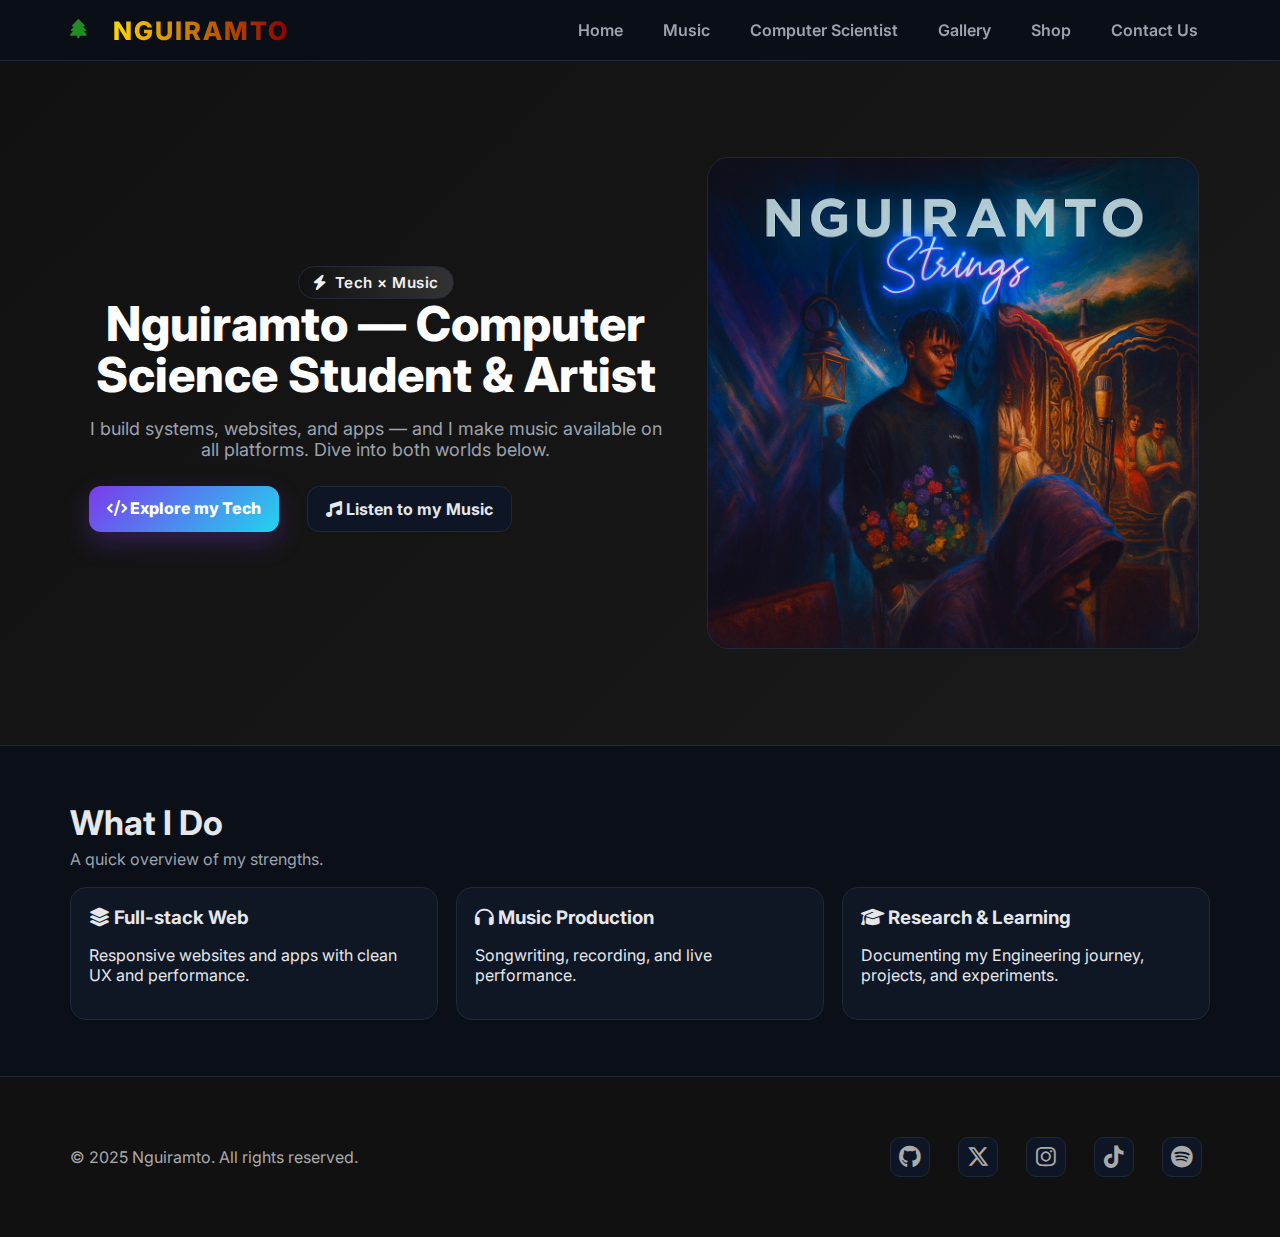
<file: index.html>
<!DOCTYPE html>

<html lang="en">
<head>
    <meta charset="UTF-8">
    <meta name="viewport" content="width=device-width, initial-scale=1.0">
    <meta name="description" content="Nguiramto: Computer Science & Music
Artist Portfolio">
    <meta name="keywords" content="Nguiramto, Portfolio, Computer Science,
Music, Developer">
    <meta name="robots" content="index, follow">
    <meta name="google-site-verification" content="u033XzlRbK-EFro1mrAeOo8eAZymLhHUZx3IQVbx5hk" />
<title>Nguiramto | Computer Science &amp; Music Portfolio</title>
<link href="media/Art%20work.png" rel="icon" type="image/png"/>
<!-- Fonts & Icons -->
<link href="https://fonts.googleapis.com" rel="preconnect"/>
<link crossorigin="" href="https://fonts.gstatic.com" rel="preconnect"/>
<link href="https://fonts.googleapis.com/css2?family=Inter:wght@300;400;600;800&amp;family=Pacifico&amp;display=swap" rel="stylesheet"/>
<link href="https://cdnjs.cloudflare.com/ajax/libs/font-awesome/6.5.0/css/all.min.css" rel="stylesheet"/>
<!-- Styles -->
<link href="assets/css/style.css" rel="stylesheet">
<!-- SEO -->
<meta content="Nguiramto — Portfolio of a Computer Science student and music artist. Explore my tech projects and stream my songs on all platforms." name="description"/>
<link><meta content="Nguiramto | Computer Science &amp; Music Portfolio" property="og:title"/><meta content="Nguiramto — Portfolio of a Computer Science student and music artist. Explore my tech projects and stream my songs on all platforms." property="og:description"/><meta content="/Nguiramto/media/Nguiramto.png" property="og:image"/><meta content="summary_large_image" name="twitter:card"/>

    <head>
        <meta charset="UTF-8">
        <meta name="viewport" content="width=device-width, initial-scale=1.0">
        <meta name="description" content="Nguiramto: Computer Science & Music Artist Portfolio">
        <meta name="keywords" content="Nguiramto, Portfolio, Computer Science, Music, Developer">
        <meta name="robots" content="index, follow">
        <meta name="google-site-verification" content="u033XzlRbK-EFro1mrAeOo8eAZymLhHUZx3IQVbx5hk" />
        <title>Nguiramto | Computer Science &amp; Music Portfolio</title>
        <link href="media/Art%20work.png" rel="icon" type="image/png"/>
        <!-- Fonts & Icons -->
        <link href="https://fonts.googleapis.com" rel="preconnect"/>
        <link crossorigin="" href="https://fonts.gstatic.com" rel="preconnect"/>
        <link href="https://fonts.googleapis.com/css2?family=Inter:wght@300;400;600;800&amp;family=Pacifico&amp;display=swap" rel="stylesheet"/>
        <link href="https://cdnjs.cloudflare.com/ajax/libs/font-awesome/6.5.0/css/all.min.css" rel="stylesheet"/>
        <!-- Styles -->
        <link href="assets/css/style.css" rel="stylesheet">
        <!-- SEO -->
        <meta content="Nguiramto — Portfolio of a Computer Science student and music artist. Explore my tech projects and stream my songs on all platforms." name="description"/>
        <meta content="Nguiramto | Computer Science &amp; Music Portfolio" property="og:title"/>
        <meta content="Nguiramto — Portfolio of a Computer Science student and music artist. Explore my tech projects and stream my songs on all platforms." property="og:description"/>
        <meta content="/Nguiramto/media/Nguiramto.png" property="og:image"/>
        <meta content="summary_large_image" name="twitter:card"/>

        <!-- ✅ Meta Pixel Code (CORRECT LOCATION) -->
        <script>
            !function(f,b,e,v,n,t,s)
            {if(f.fbq)return;n=f.fbq=function(){n.callMethod?
            n.callMethod.apply(n,arguments):n.queue.push(arguments)};
            if(!f._fbq)f._fbq=n;n.push=n;n.loaded=!0;n.version='2.0';
            n.queue=[];t=b.createElement(e);t.async=!0;
            t.src=v;s=b.getElementsByTagName(e)[0];
            s.parentNode.insertBefore(t,s)}(window, document,'script',
            'https://connect.facebook.net/en_US/fbevents.js');
             fbq('init', '1313361957082970');
             fbq('track', 'PageView');
        </script>
        <noscript>
            <img height="1" width="1" style="display:none"
                 src="https://www.facebook.com/tr?id=1313361957082970&ev=PageView&noscript=1"/>
        </noscript>
        <!-- End Meta Pixel Code -->

        <!-- TikTok Pixel Code Start -->
        <script>
            !function (w, d, t) {
              w.TiktokAnalyticsObject=t;var ttq=w[t]=w[t]||[];ttq.methods=["page","track","identify","instances","debug","on","off","once","ready","alias","group","enableCookie","disableCookie","holdConsent","revokeConsent","grantConsent"],ttq.setAndDefer=function(t,e){t[e]=function(){t.push([e].concat(Array.prototype.slice.call(arguments,0)))}};for(var i=0;i<ttq.methods.length;i++)ttq.setAndDefer(ttq,ttq.methods[i]);ttq.instance=function(t){for(
            var e=ttq._i[t]||[],n=0;n<ttq.methods.length;n++)ttq.setAndDefer(e,ttq.methods[n]);return e},ttq.load=function(e,n){var r="https://analytics.tiktok.com/i18n/pixel/events.js",o=n&&n.partner;ttq._i=ttq._i||{},ttq._i[e]=[],ttq._i[e]._u=r,ttq._t=ttq._t||{},ttq._t[e]=+new Date,ttq._o=ttq._o||{},ttq._o[e]=n||{};n=document.createElement("script")
            ;n.type="text/javascript",n.async=!0,n.src=r+"?sdkid="+e+"&lib="+t;e=document.getElementsByTagName("script")[0];e.parentNode.insertBefore(n,e)};


              ttq.load('D2NMDEJC77U7GRFKD8QG');
              ttq.page();
            }(window, document, 'ttq');
        </script>
        <!-- TikTok Pixel Code End -->
    </head>

</head>
<body>
<!-- Navbar -->
<nav class="navbar">
<div class="container nav-inner">
<a aria-label="Home" class="brand" href="index.html">
<i class="fa-solid fa-tree brand-tree"></i><span>NGUIRAMTO</span>
</a>
<div aria-label="Menu" class="menu-btn"><i class="fa-solid fa-bars"></i></div>
<div class="nav-links">
<a href="index.html">Home</a>
<a href="music.html">Music</a>
<a href="cs.html">Computer Scientist</a>
<a href="gallery.html">Gallery</a>
<a href="shop.html">Shop</a>
<a href="contact.html">Contact Us</a>
</div>
</div>
</nav>
<!-- Hero -->
<header class="hero">
<div class="container hero-grid">
<div>
<span class="pill"><i class="fa-solid fa-bolt"></i> Tech × Music</span>
<h1>Nguiramto — Computer Science Student &amp; Artist</h1>
<p class="lead">I build systems, websites, and apps — and I make music available on all platforms. Dive into both worlds below.</p>
<div class="cta">
<a class="btn" href="cs.html"><i class="fa-solid fa-code"></i> Explore my Tech</a>
<a class="btn secondary" href="music.html"><i class="fa-solid fa-music"></i> Listen to my Music</a>
</div>
</div>
<div class="profile">
<img alt="Nguiramto profile artwork" loading="lazy" src="./media/Art%20work.png"/>
</div>
</div>


</header>
<!-- Main Content -->
<main>
<section class="section">
<div class="container">
<h2>What I Do</h2>
<p class="sub">A quick overview of my strengths.</p>
<div class="grid">
<article class="card">
<h3><i class="fa-solid fa-layer-group"></i> Full-stack Web</h3>
<p>Responsive websites and apps with clean UX and performance.</p>
</article>
<article class="card">
<h3><i class="fa-solid fa-headphones"></i> Music Production</h3>
<p>Songwriting, recording, and live performance.</p>
</article>
<article class="card">
<h3><i class="fa-solid fa-graduation-cap"></i> Research &amp; Learning</h3>
<p>Documenting my Engineering journey, projects, and experiments.</p>
</article>
</div>
</div>
</section>
</main>
<!-- Footer -->
<footer>
<div class="container footer-inner">
<p>© 2025 Nguiramto. All rights reserved.</p>
<div class="socials">
<a aria-label="GitHub" href="https://github.com/nguiramto" rel="noopener noreferrer" target="_blank"><i class="fa-brands fa-github"></i></a>
<a aria-label="X" href="https://twitter.com/nguiramto" rel="noopener noreferrer" target="_blank"><i class="fa-brands fa-x-twitter"></i></a>
<a aria-label="Instagram" href="https://instagram.com/nguiramto" rel="noopener noreferrer" target="_blank"><i class="fa-brands fa-instagram"></i></a>
<a aria-label="TikTok" href="https://www.tiktok.com/@nguiramto" rel="noopener noreferrer" target="_blank"><i class="fa-brands fa-tiktok"></i></a>
<a aria-label="Spotify" href="https://open.spotify.com/artist/0kdX7OOIQILDBSP79wOOsE?si=r_6XMFOGQVCipd-a4XtEaQ" rel="noopener noreferrer" target="_blank"><i class="fa-brands fa-spotify"></i></a>
</div>
</div>
</footer>
<script src="assets/js/main.js"></script>
</body>
</html>
</file>
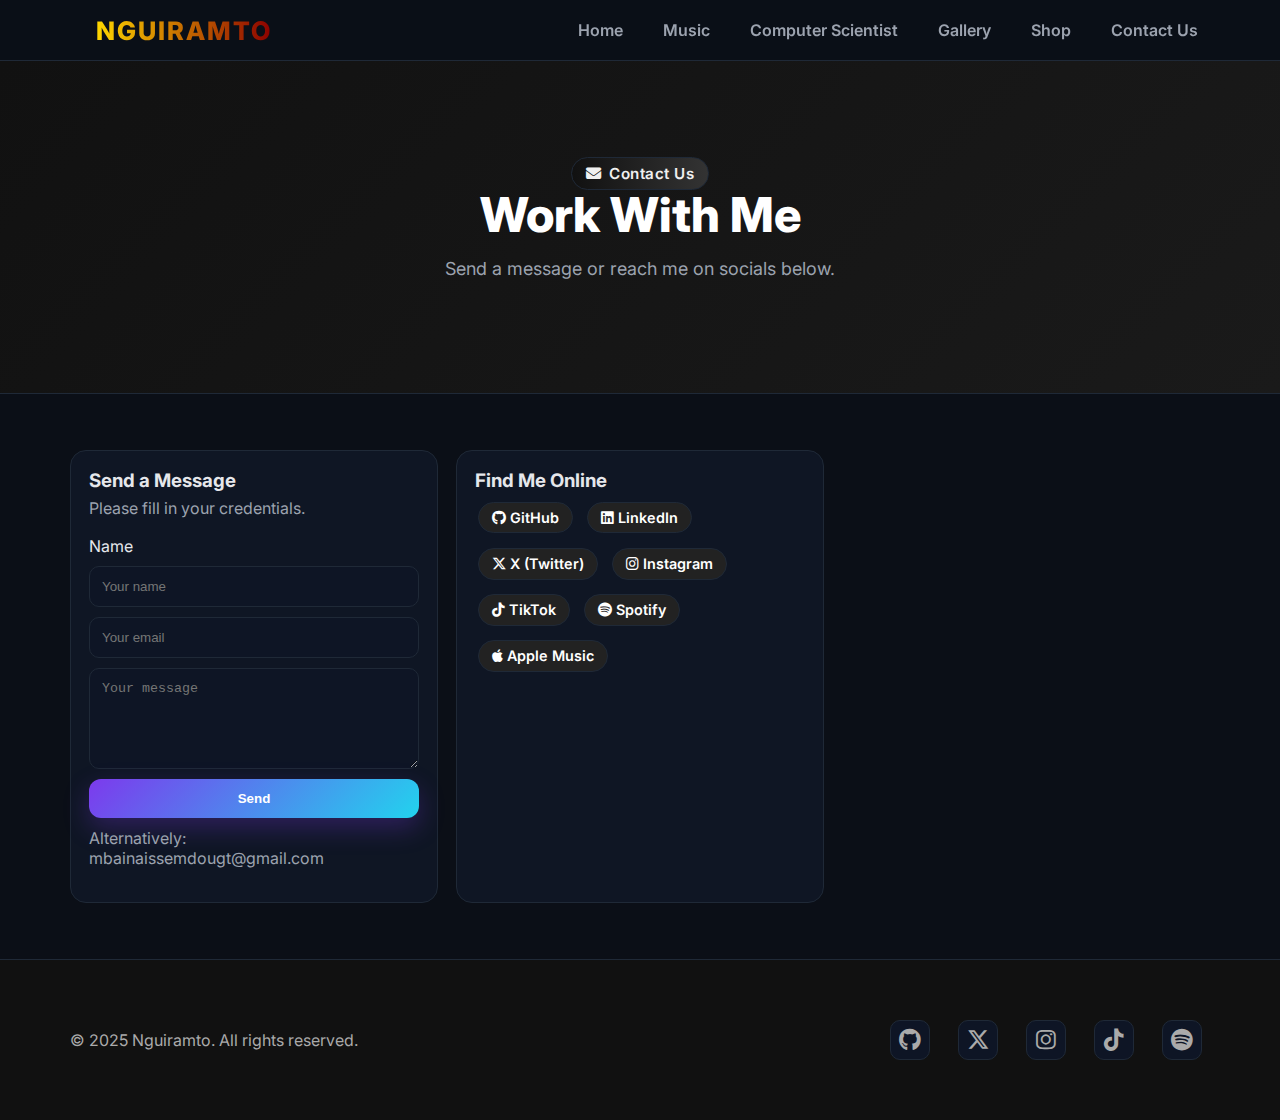
<file: contact.html>
<!DOCTYPE html>

<html lang="en">
<head>
    <meta charset="UTF-8">
    <meta name="viewport" content="width=device-width, initial-scale=1.0">
    <meta name="description" content="Nguiramto: Computer Science & Music
Artist Portfolio">
    <meta name="keywords" content="Nguiramto, Portfolio, Computer Science,
Music, Developer">
    <meta name="robots" content="index, follow">
<title>Contact Us</title>
    <link href="media/Art%20work.png" rel="icon" type="image/png"/>
<link href="https://fonts.googleapis.com" rel="preconnect"/>
<link crossorigin="" href="https://fonts.gstatic.com" rel="preconnect"/>
<link href="https://fonts.googleapis.com/css2?family=Inter:wght@300;400;600;800&amp;display=swap" rel="stylesheet"/>
<link href="https://cdnjs.cloudflare.com/ajax/libs/font-awesome/6.5.0/css/all.min.css" rel="stylesheet"/>
<link href="assets/css/style.css" rel="stylesheet">
<meta content="Personal website: Computer Science + Music Artist portfolio" name="description"/>
<link><meta content="Contact" property="og:title"/><meta content="Personal website: Computer Science + Music Artist portfolio" property="og:description"/><meta content="/Nguiramto/media/Nguiramto.png" property="og:image"/><meta content="summary_large_image" name="twitter:card"/>

    <!-- TikTok Pixel Code Start -->
    <script>
        !function (w, d, t) {
          w.TiktokAnalyticsObject=t;var ttq=w[t]=w[t]||[];ttq.methods=["page","track","identify","instances","debug","on","off","once","ready","alias","group","enableCookie","disableCookie","holdConsent","revokeConsent","grantConsent"],ttq.setAndDefer=function(t,e){t[e]=function(){t.push([e].concat(Array.prototype.slice.call(arguments,0)))}};for(var i=0;i<ttq.methods.length;i++)ttq.setAndDefer(ttq,ttq.methods[i]);ttq.instance=function(t){for(
        var e=ttq._i[t]||[],n=0;n<ttq.methods.length;n++)ttq.setAndDefer(e,ttq.methods[n]);return e},ttq.load=function(e,n){var r="https://analytics.tiktok.com/i18n/pixel/events.js",o=n&&n.partner;ttq._i=ttq._i||{},ttq._i[e]=[],ttq._i[e]._u=r,ttq._t=ttq._t||{},ttq._t[e]=+new Date,ttq._o=ttq._o||{},ttq._o[e]=n||{};n=document.createElement("script")
        ;n.type="text/javascript",n.async=!0,n.src=r+"?sdkid="+e+"&lib="+t;e=document.getElementsByTagName("script")[0];e.parentNode.insertBefore(n,e)};


          ttq.load('D2NMDEJC77U7GRFKD8QG');
          ttq.page();
        }(window, document, 'ttq');
    </script>
    <!-- TikTok Pixel Code End -->


</head>
<body>
<nav class="navbar">
<div class="container nav-inner">
<a class="brand" href="index.html"><span class="brand-dot"></span><span>NGUIRAMTO</span></a>
<div class="menu-btn"><i class="fa-solid fa-bars"></i></div>
<div class="nav-links">
<a href="index.html">Home</a>
<a href="music.html">Music</a>
<a href="cs.html">Computer Scientist</a>
<a href="gallery.html">Gallery</a>
<a href="shop.html">Shop</a>
<a href="contact.html">Contact Us</a>
</div>
</div>
</nav>
<div class="page">
<header class="hero">
<div class="container">
<span class="pill"><i class="fa-solid fa-envelope"></i> Contact Us</span>
<h1>Work With Me</h1>
<p class="lead">Send a message or reach me on socials below.</p>
</div>
</header>
<main>
<section class="section">
<div class="container">
<div class="grid">
<article class="card">
<h3>Send a Message</h3>
<p class="sub">Please fill in your credentials.</p>
<form action="https://formspree.io/f/xnnbqkrp" method="POST">
<div style="display:grid;gap:10px;">
<label for="name">Name</label>
<input id="name" name="name" placeholder="Your name" required="" style="padding:12px;border-radius:10px;border:1px solid var(--border);background:#0e1525;color:var(--text)"/>
<input name="_replyto" placeholder="Your email" required="" style="padding:12px;border-radius:10px;border:1px solid var(--border);background:#0e1525;color:var(--text)" type="email"/>
<textarea name="message" placeholder="Your message" required="" rows="5" style="padding:12px;border-radius:10px;border:1px solid var(--border);background:#0e1525;color:var(--text)"></textarea>
<button class="btn" type="submit">Send</button>
</div>
</form>
<p style="margin-top:10px;color:var(--muted)">Alternatively: <a href="mailto:mbainaissemdougt@gmail.com">mbainaissemdougt@gmail.com</a></p>
</article>
<article class="card">
<h3>Find Me Online</h3>
<div style="display:flex;gap:8px;flex-wrap:wrap;margin-bottom:10px;">
<a class="badge" href="https://github.com/Nguiramto?tab=repositories" rel="noopener noreferrer" target="_blank"><i class="fa-brands fa-github"></i> GitHub</a>
<a class="badge" href="https://www.linkedin.com/in/mbainaissem-dougt/" rel="noopener noreferrer" target="_blank"><i class="fa-brands fa-linkedin"></i> LinkedIn</a>
<a class="badge" href="https://twitter.com/nguiramto" rel="noopener noreferrer" target="_blank"><i class="fa-brands fa-x-twitter"></i> X (Twitter)</a>
<a class="badge" href="https://www.instagram.com/nguiramto/?__pwa=1" rel="noopener noreferrer" target="_blank"><i class="fa-brands fa-instagram"></i> Instagram</a>
<a class="badge" href="https://www.tiktok.com/@nguiramto" rel="noopener noreferrer" target="_blank"><i class="fa-brands fa-tiktok"></i> TikTok</a>
<a class="badge" href="https://open.spotify.com/artist/0kdX7OOIQILDBSP79wOOsE?si=r_6XMFOGQVCipd-a4XtEaQ" rel="noopener noreferrer" target="_blank"><i class="fa-brands fa-spotify"></i> Spotify</a>
<a class="badge" href="https://music.apple.com/ug/artist/nguiramto/1830132006" rel="noopener noreferrer" target="_blank"><i class="fa-brands fa-apple"></i> Apple Music</a>
</div>
</article>
</div>
</div>
</section>
</main>
</div>
<footer>
    <div class="container footer-inner">
        <p>© 2025 Nguiramto. All rights reserved.</p>
        <div class="socials">
            <a aria-label="GitHub" href="https://github.com/nguiramto" rel="noopener noreferrer" target="_blank"><i class="fa-brands fa-github"></i></a>
            <a aria-label="X" href="https://twitter.com/nguiramto" rel="noopener noreferrer" target="_blank"><i class="fa-brands fa-x-twitter"></i></a>
            <a aria-label="Instagram" href="https://instagram.com/nguiramto" rel="noopener noreferrer" target="_blank"><i class="fa-brands fa-instagram"></i></a>
            <a aria-label="TikTok" href="https://www.tiktok.com/@nguiramto" rel="noopener noreferrer" target="_blank"><i class="fa-brands fa-tiktok"></i></a>
            <a aria-label="Spotify" href="https://open.spotify.com/artist/0kdX7OOIQILDBSP79wOOsE?si=r_6XMFOGQVCipd-a4XtEaQ" rel="noopener noreferrer" target="_blank"><i class="fa-brands fa-spotify"></i></a>
        </div>
    </div>
</footer>
<script src="assets/js/main.js"></script>
</body>
</html>
</file>
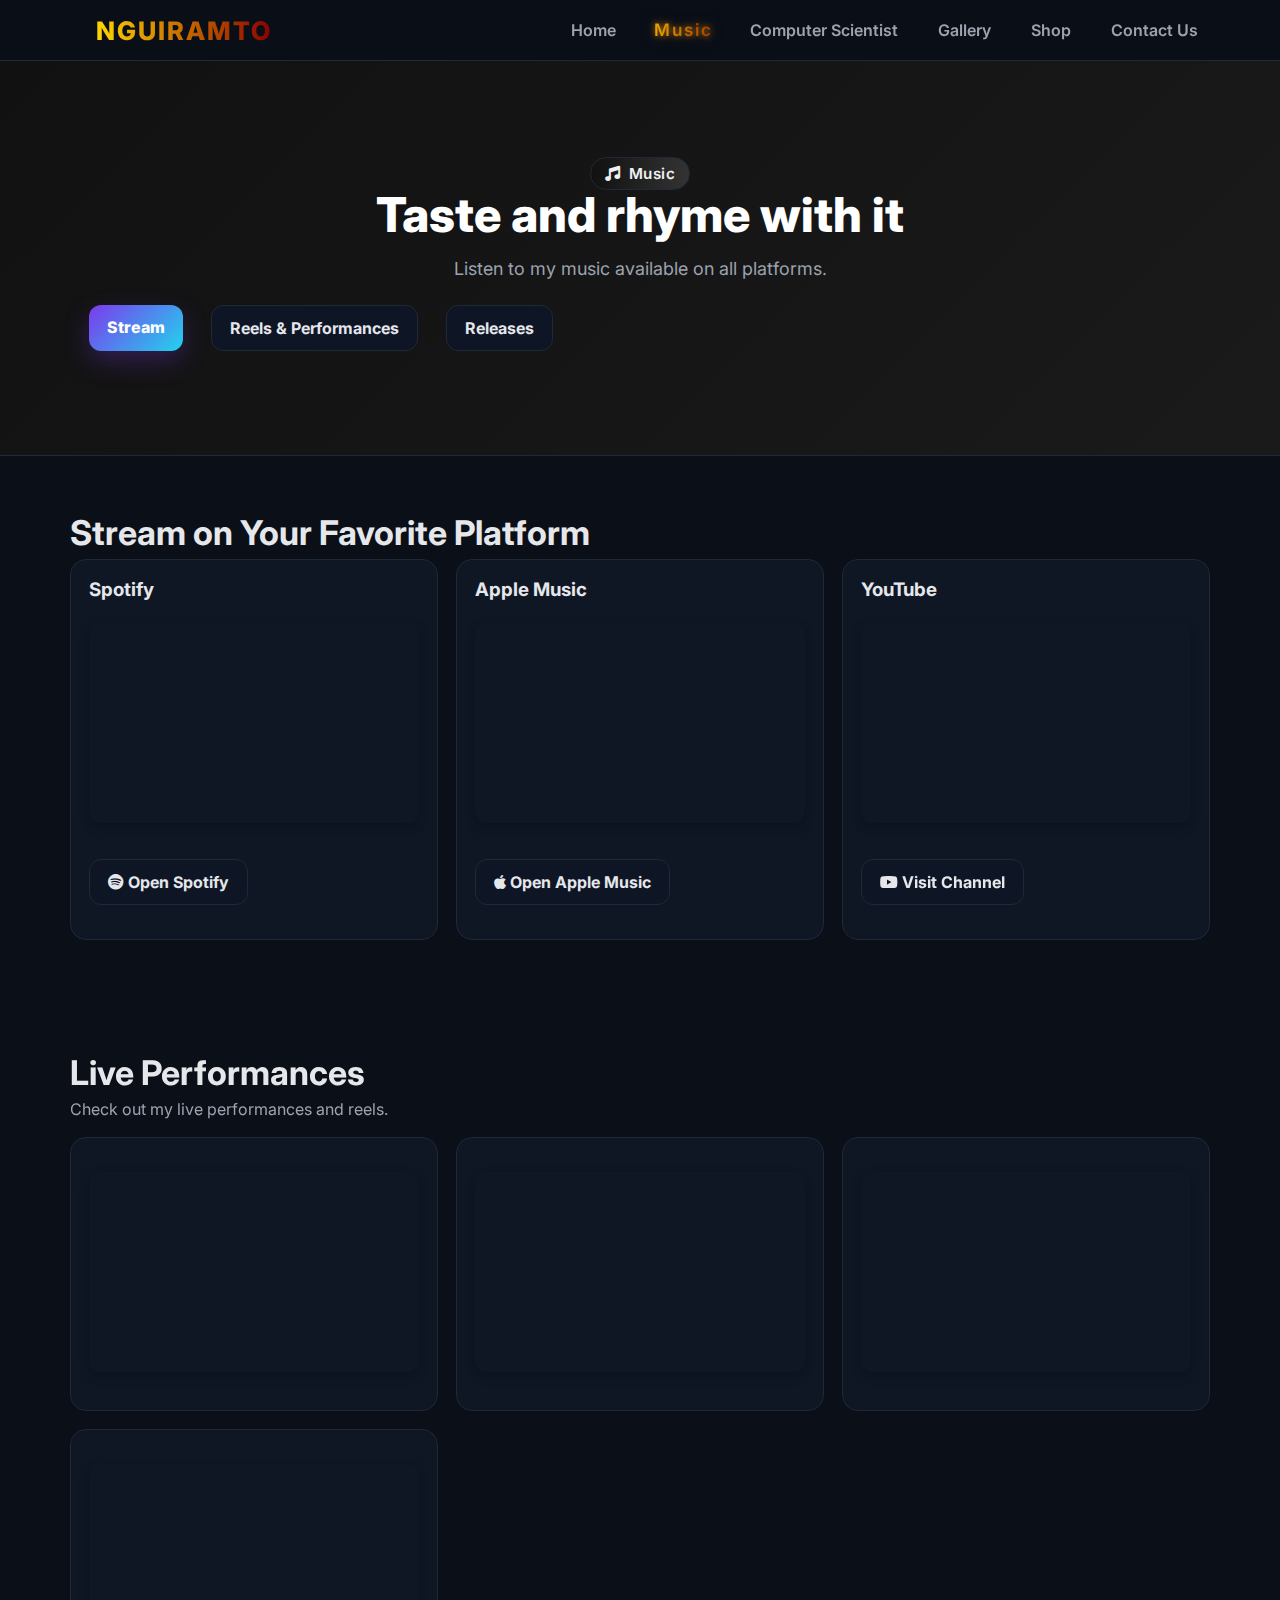
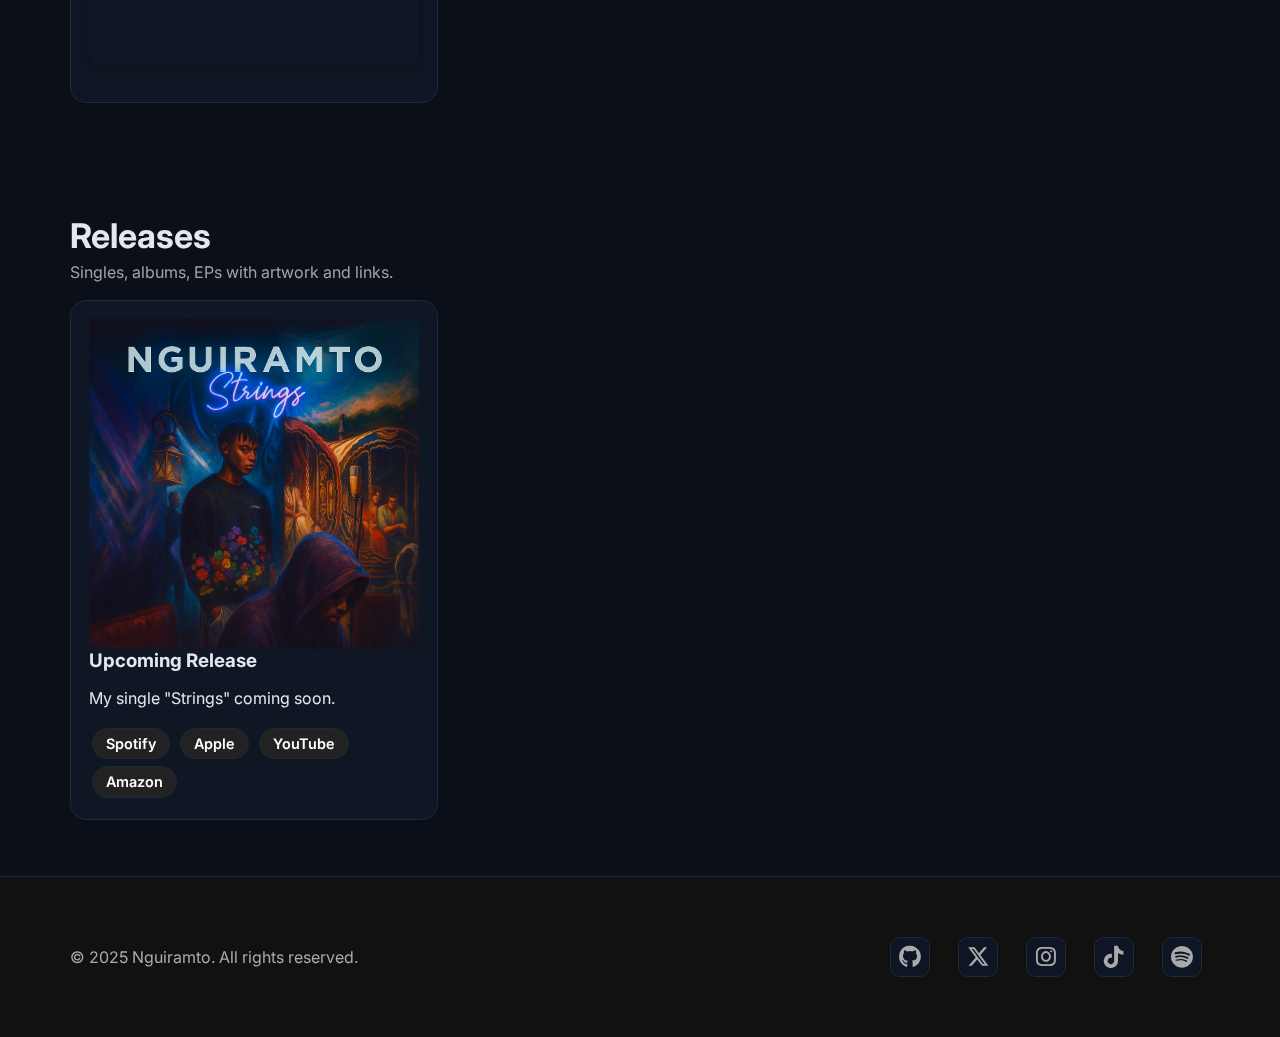
<file: music.html>
<!DOCTYPE html>

<html lang="en">
<head>
    <meta charset="UTF-8">
    <meta name="viewport" content="width=device-width, initial-scale=1.0">
    <meta name="description" content="Nguiramto: Computer Science & Music
Artist Portfolio">
    <meta name="keywords" content="Nguiramto, Portfolio, Computer Science,
Music, Developer">
    <meta name="robots" content="index, follow">
<title>Music</title>
    <link href="media/Art%20work.png" rel="icon" type="image/png"/>
<link href="https://fonts.googleapis.com" rel="preconnect"/>
<link crossorigin="" href="https://fonts.gstatic.com" rel="preconnect"/>
<link href="https://fonts.googleapis.com/css2?family=Inter:wght@300;400;600;800&amp;display=swap" rel="stylesheet"/>
<link href="https://cdnjs.cloudflare.com/ajax/libs/font-awesome/6.5.0/css/all.min.css" rel="stylesheet"/>
<link href="assets/css/style.css" rel="stylesheet">
<meta content="Personal website: Computer Science + Music Artist portfolio" name="description"/>
<link><meta content="Music" property="og:title"/><meta content="Personal website: Computer Science + Music Artist portfolio" property="og:description"/><meta content="/Nguiramto/media/Nguiramto.png" property="og:image"/><meta content="summary_large_image" name="twitter:card"/>

    <!-- TikTok Pixel Code Start -->
    <script>
        !function (w, d, t) {
          w.TiktokAnalyticsObject=t;var ttq=w[t]=w[t]||[];ttq.methods=["page","track","identify","instances","debug","on","off","once","ready","alias","group","enableCookie","disableCookie","holdConsent","revokeConsent","grantConsent"],ttq.setAndDefer=function(t,e){t[e]=function(){t.push([e].concat(Array.prototype.slice.call(arguments,0)))}};for(var i=0;i<ttq.methods.length;i++)ttq.setAndDefer(ttq,ttq.methods[i]);ttq.instance=function(t){for(
        var e=ttq._i[t]||[],n=0;n<ttq.methods.length;n++)ttq.setAndDefer(e,ttq.methods[n]);return e},ttq.load=function(e,n){var r="https://analytics.tiktok.com/i18n/pixel/events.js",o=n&&n.partner;ttq._i=ttq._i||{},ttq._i[e]=[],ttq._i[e]._u=r,ttq._t=ttq._t||{},ttq._t[e]=+new Date,ttq._o=ttq._o||{},ttq._o[e]=n||{};n=document.createElement("script")
        ;n.type="text/javascript",n.async=!0,n.src=r+"?sdkid="+e+"&lib="+t;e=document.getElementsByTagName("script")[0];e.parentNode.insertBefore(n,e)};


          ttq.load('D2NMDEJC77U7GRFKD8QG');
          ttq.page();
        }(window, document, 'ttq');
    </script>
    <!-- TikTok Pixel Code End -->

</head>
<body>
<nav class="navbar">
<div class="container nav-inner">
<a class="brand" href="index.html"><span class="brand-dot"></span><span>NGUIRAMTO</span></a>
<div class="menu-btn"><i class="fa-solid fa-bars"></i></div>
<div class="nav-links">
<a href="index.html">Home</a>
<a class="active" href="music.html">Music</a>
<a href="cs.html">Computer Scientist</a>
<a href="gallery.html">Gallery</a>
<a href="shop.html">Shop</a>
<a href="contact.html">Contact Us</a>
</div>
</div>
</nav>
<div class="page">
<header class="hero">
<div class="container">
<span class="pill"><i class="fa-solid fa-music"></i> Music</span>
<h1>Taste and rhyme with it</h1>
<p class="lead">Listen to my music available on all platforms.</p>
<div class="cta">
<a class="btn" href="#stream">Stream</a>
<a class="btn secondary" href="#reels">Reels &amp; Performances</a>
<a class="btn secondary" href="#releases">Releases</a>
</div>
</div>
</header>
<main>
<section class="section" id="stream">
<div class="container">
<h2>Stream on Your Favorite Platform</h2>
<div class="grid three-col"> <!-- force 3 equal columns -->
<article class="card">
<h3>Spotify</h3>
<div class="embed-wrapper">
<iframe allow="autoplay; clipboard-write; encrypted-media; fullscreen; picture-in-picture" class="embed" loading="lazy" src="https://open.spotify.com/embed/artist/0kdX7OOIQILDBSP79wOOsE?utm_source=generator">
</iframe>
</div>
<p><a class="btn secondary" href="https://open.spotify.com/artist/0kdX7OOIQILDBSP79wOOsE?si=80BaXvVBTaK9aJORWT-rQw" rel="noopener noreferrer" target="_blank">
<i class="fa-brands fa-spotify"></i> Open Spotify
                        </a>
</p>
</article>
<article class="card">
<h3>Apple Music</h3>
<div class="embed-wrapper">
<iframe allow="autoplay *; encrypted-media *; fullscreen *; clipboard-write" class="embed" sandbox="allow-forms allow-popups allow-same-origin allow-scripts allow-storage-access-by-user-activation allow-top-navigation-by-user-activation" src="https://embed.music.apple.com/us/song/jungle-feat-nomadly-saletaire/1830132010">
</iframe>
</div>
<p><a class="btn secondary" href="https://music.apple.com/us/song/jungle-feat-nomadly-saletaire/1830132010" rel="noopener noreferrer" target="_blank">
<i class="fa-brands fa-apple"></i> Open Apple Music
                        </a>
</p>
</article>
<article class="card">
<h3>YouTube</h3>
<div class="embed-wrapper">
<iframe allow="accelerometer; autoplay; clipboard-write; encrypted-media; gyroscope; picture-in-picture; web-share" allowfullscreen="" class="embed" loading="lazy" src="https://www.youtube.com/embed/R4aHUgDY43g?si=tXpKWAdxXswK9dR-" title="YouTube video player">
</iframe>
</div>
<p><a class="btn secondary" href="https://www.youtube.com/@nguiramto" rel="noopener noreferrer" target="_blank">
<i class="fa-brands fa-youtube"></i> Visit Channel
                        </a>
</p>
</article>
</div>
</div>
</section>
<section class="section" id="reels">
<div class="container">
<h2>Live Performances</h2>
<p class="sub">Check out my live performances and reels.</p>
<div class="grid">
<article class="card">
<iframe class="embed youtube" loading="lazy" src="https://www.youtube.com/embed/1Lett8VqIds?si=5xN1JCojy8Hm_Cpu">
</iframe>
</article>
<article class="card">
<iframe class="embed youtube" loading="lazy" src="https://www.youtube.com/embed/F_AoROLdQc4?si=1vcO9MExkYZpAB26">
</iframe>
</article>
<article class="card">
<iframe class="embed youtube" loading="lazy" src="https://www.youtube.com/embed/Rk1mwflH5iU?si=tMJABu8CpxUyKvCS">
</iframe>
</article>
<article class="card">
<iframe class="embed youtube" loading="lazy" src="https://www.youtube.com/embed/c5WUxK3Zm6Y?si=erRdXMp_1ljyscdM">
</iframe>
</article>
</div>
</div>
</section>
<section class="section" id="releases">
<div class="container">
<h2>Releases</h2>
<p class="sub">Singles, albums, EPs with artwork and links.</p>
<div class="grid">
<article class="card">
<img alt="Cover artwork not yet available" loading="lazy" src="./media/Art%20work.png"/>
<h3>Upcoming Release</h3>
<p>My single "Strings" coming soon.</p>
<div>
<!-- Replace # with your profile links -->
<a class="badge" href="https://open.spotify.com/artist/0kdX7OOIQILDBSP79wOOsE?si=vDh4koV6Q2CrOIQfzwnegA" rel="noopener noreferrer" target="_blank">
                                Spotify
                            </a>
<a class="badge" href="https://music.apple.com/ug/artist/nguiramto/1830132006ttps://open.spotify.com/artist/0kdX7OOIQILDBSP79wOOsE" rel="noopener noreferrer" target="_blank">
                                Apple
                            </a>
<a class="badge" href="https://www.youtube.com/@nguiramto" rel="noopener noreferrer" target="_blank">
                                YouTube
                            </a>
<a class="badge" href="https://music.amazon.com/artists/B0FKJRBS3L/nguiramto?marketplaceId=ATVPDKIKX0DER&amp;musicTerritory=US&amp;ref=dm_sh_hszt3k1L95mDGoGsGfyieGWKK" rel="noopener noreferrer" target="_blank">
                                Amazon
                            </a>
</div>
</article>
</div>
</div>
</section>
</main>
</div>
<footer>
<div class="container footer-inner">
<p>© 2025 Nguiramto. All rights reserved.</p>
<div class="socials">
<a aria-label="GitHub" href="https://github.com/nguiramto" rel="noopener noreferrer" target="_blank"><i class="fa-brands fa-github"></i></a>
<a aria-label="X" href="https://twitter.com/nguiramto" rel="noopener noreferrer" target="_blank"><i class="fa-brands fa-x-twitter"></i></a>
<a aria-label="Instagram" href="https://instagram.com/nguiramto" rel="noopener noreferrer" target="_blank"><i class="fa-brands fa-instagram"></i></a>
<a aria-label="TikTok" href="https://www.tiktok.com/@nguiramto" rel="noopener noreferrer" target="_blank"><i class="fa-brands fa-tiktok"></i></a>
<a aria-label="Spotify" href="https://open.spotify.com/artist/0kdX7OOIQILDBSP79wOOsE?si=r_6XMFOGQVCipd-a4XtEaQ" rel="noopener noreferrer" target="_blank"><i class="fa-brands fa-spotify"></i></a>
</div>
</div>
</footer>
<script src="assets/js/main.js"></script>
</body>
</html>
</file>
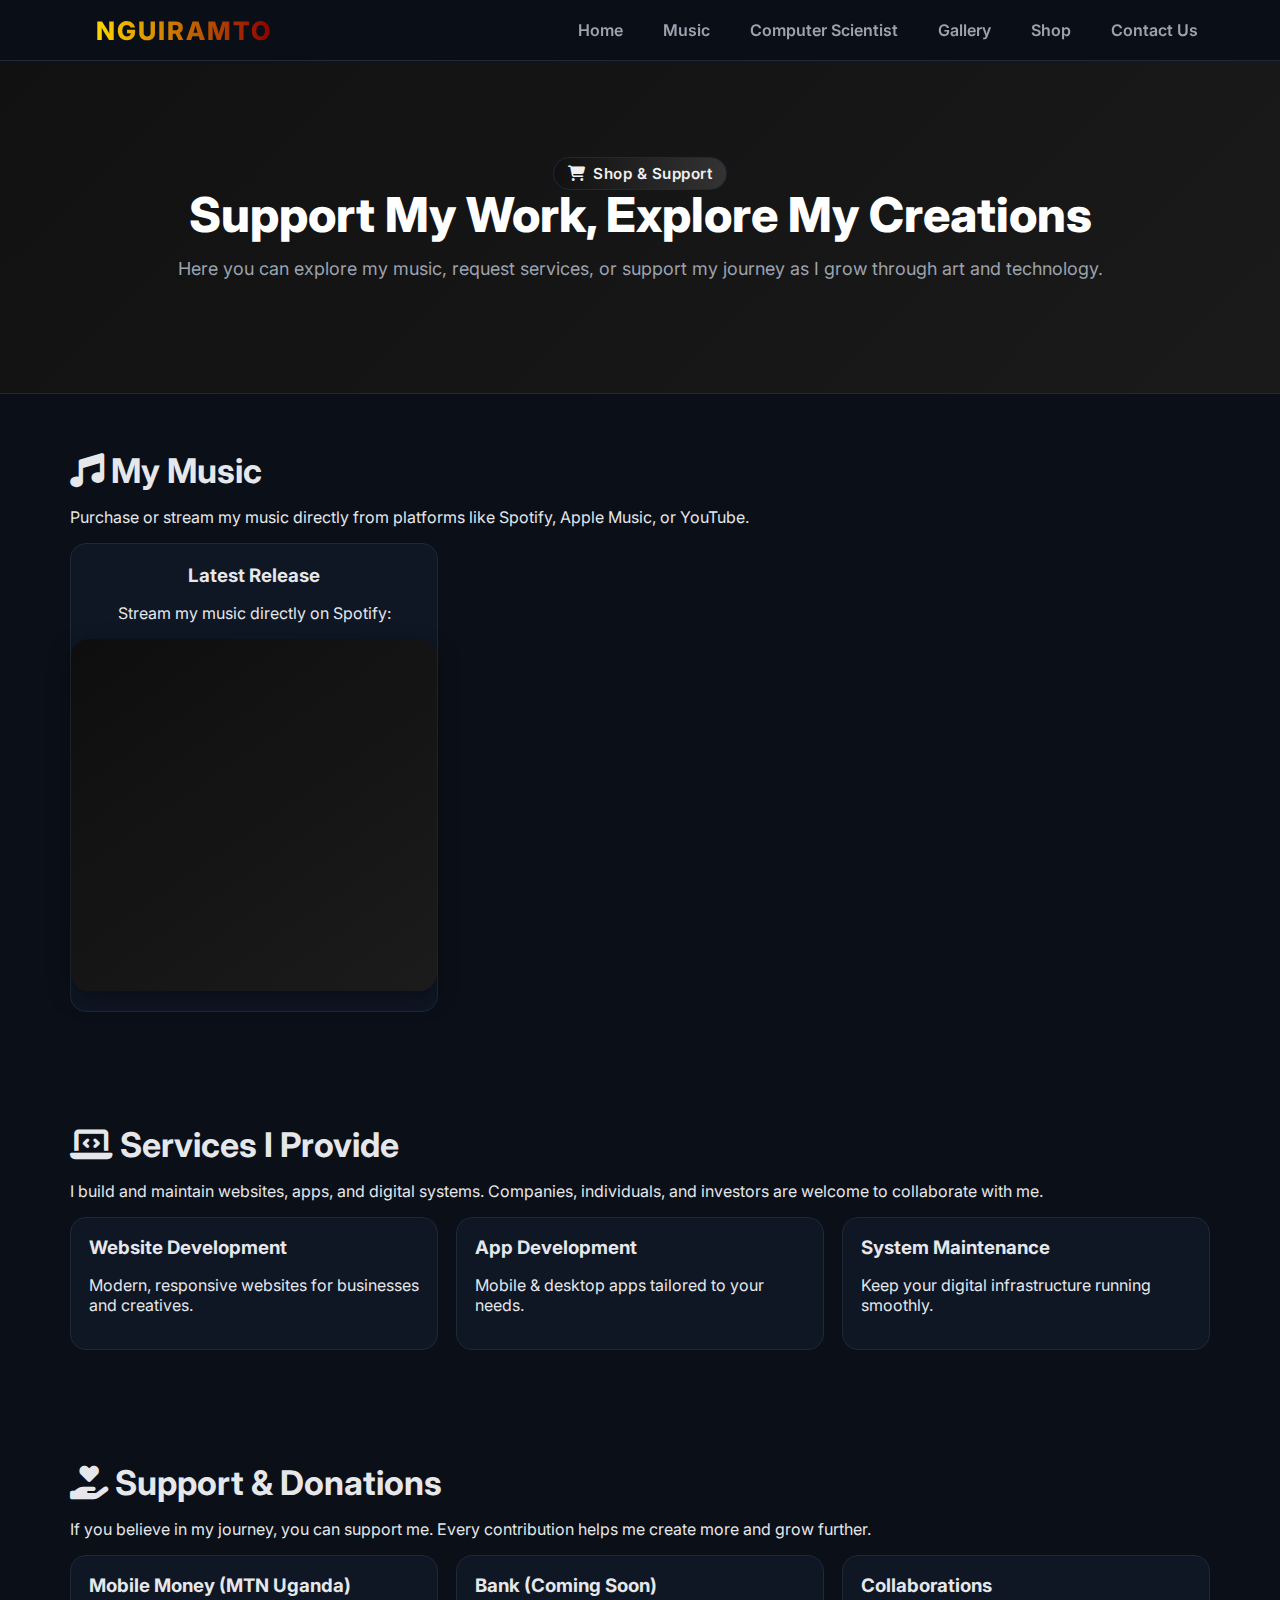
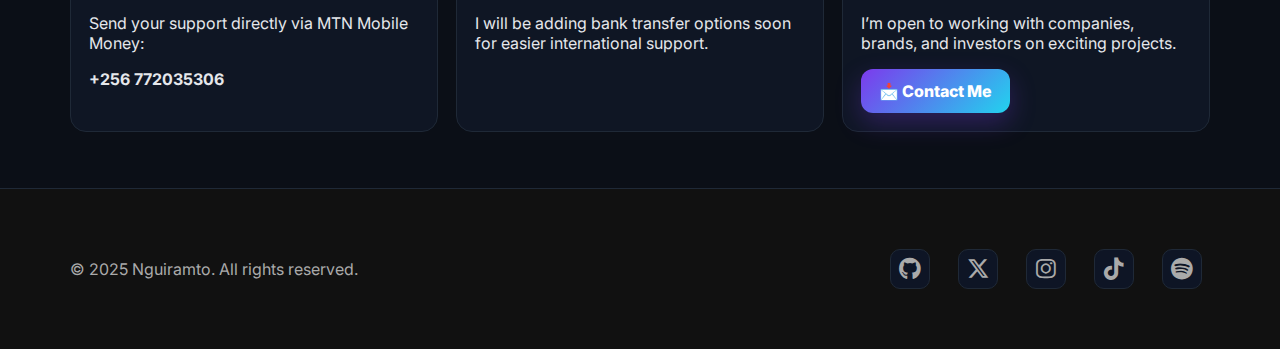
<file: shop.html>
<!DOCTYPE html>

<html lang="en">
<head>
    <meta charset="UTF-8">
    <meta name="viewport" content="width=device-width, initial-scale=1.0">
    <meta name="description" content="Nguiramto: Computer Science & Music
Artist Portfolio">
    <meta name="keywords" content="Nguiramto, Portfolio, Computer Science,
Music, Developer">
    <meta name="robots" content="index, follow">
<title>Shop &amp; Support</title>
    <link href="media/Art%20work.png" rel="icon" type="image/png"/>
<link href="https://fonts.googleapis.com" rel="preconnect"/>
<link crossorigin="" href="https://fonts.gstatic.com" rel="preconnect"/>
<link href="https://fonts.googleapis.com/css2?family=Inter:wght@300;400;600;800&amp;display=swap" rel="stylesheet"/>
<link href="https://cdnjs.cloudflare.com/ajax/libs/font-awesome/6.5.0/css/all.min.css" rel="stylesheet"/>
<link href="assets/css/style.css" rel="stylesheet">
<meta content="NGUIRAMTO Shop: Music, Digital Services, Donations &amp; Collaborations" name="description"/>
<link><meta content="Shop &amp; Support" property="og:title"/><meta content="NGUIRAMTO Shop: Music, Digital Services, Donations &amp; Collaborations" property="og:description"/><meta content="/Nguiramto/media/Nguiramto.png" property="og:image"/><meta content="summary_large_image" name="twitter:card"/>

    <!-- TikTok Pixel Code Start -->
    <script>
        !function (w, d, t) {
          w.TiktokAnalyticsObject=t;var ttq=w[t]=w[t]||[];ttq.methods=["page","track","identify","instances","debug","on","off","once","ready","alias","group","enableCookie","disableCookie","holdConsent","revokeConsent","grantConsent"],ttq.setAndDefer=function(t,e){t[e]=function(){t.push([e].concat(Array.prototype.slice.call(arguments,0)))}};for(var i=0;i<ttq.methods.length;i++)ttq.setAndDefer(ttq,ttq.methods[i]);ttq.instance=function(t){for(
        var e=ttq._i[t]||[],n=0;n<ttq.methods.length;n++)ttq.setAndDefer(e,ttq.methods[n]);return e},ttq.load=function(e,n){var r="https://analytics.tiktok.com/i18n/pixel/events.js",o=n&&n.partner;ttq._i=ttq._i||{},ttq._i[e]=[],ttq._i[e]._u=r,ttq._t=ttq._t||{},ttq._t[e]=+new Date,ttq._o=ttq._o||{},ttq._o[e]=n||{};n=document.createElement("script")
        ;n.type="text/javascript",n.async=!0,n.src=r+"?sdkid="+e+"&lib="+t;e=document.getElementsByTagName("script")[0];e.parentNode.insertBefore(n,e)};


          ttq.load('D2NMDEJC77U7GRFKD8QG');
          ttq.page();
        }(window, document, 'ttq');
    </script>
    <!-- TikTok Pixel Code End -->

</head>
<body>
<nav class="navbar">
<div class="container nav-inner">
<a class="brand" href="index.html"><span class="brand-dot"></span><span>NGUIRAMTO</span></a>
<div class="menu-btn"><i class="fa-solid fa-bars"></i></div>
<div class="nav-links">
<a href="index.html">Home</a>
<a href="music.html">Music</a>
<a href="cs.html">Computer Scientist</a>
<a href="gallery.html">Gallery</a>
<a href="shop.html">Shop</a>
<a href="contact.html">Contact Us</a>
</div>
</div>
</nav>
<div class="page">
<header class="hero">
<div class="container">
<span class="pill"><i class="fa-solid fa-cart-shopping"></i> Shop &amp; Support</span>
<h1>Support My Work, Explore My Creations</h1>
<p class="lead">Here you can explore my music, request services,
                or support my journey as I grow through art and technology.</p>
</div>
</header>
<main>
<!-- Section: Music Products -->
<section class="section">
<div class="container">
<h2><i class="fa-solid fa-music"></i> My Music</h2>
<p>Purchase or stream my music directly from platforms like Spotify, Apple Music, or YouTube.</p>
<div class="grid">
<article class="card spotify-card">
<h3>Latest Release</h3>
<p>Stream my music directly on Spotify:</p>
<div class="spotify-embed">
<iframe allow="autoplay; clipboard-write; encrypted-media; fullscreen; picture-in-picture" frameborder="0" height="352" loading="lazy" src="https://open.spotify.com/embed/artist/0kdX7OOIQILDBSP79wOOsE?utm_source=generator&amp;theme=0" style="border-radius:12px" width="100%">
</iframe>
</div>
</article>
</div>
</div>
</section>
<!-- Section: Services -->
<section class="section">
<div class="container">
<h2><i class="fa-solid fa-laptop-code"></i> Services I Provide</h2>
<p>I build and maintain websites, apps, and digital systems.
                    Companies, individuals, and investors are welcome to collaborate with me.</p>
<div class="grid">
<article class="card">
<h3>Website Development</h3>
<p>Modern, responsive websites for businesses and creatives.</p>
</article>
<article class="card">
<h3>App Development</h3>
<p>Mobile &amp; desktop apps tailored to your needs.</p>
</article>
<article class="card">
<h3>System Maintenance</h3>
<p>Keep your digital infrastructure running smoothly.</p>
</article>
</div>
</div>
</section>
<!-- Section: Donations & Support -->
<section class="section">
<div class="container">
<h2><i class="fa-solid fa-hand-holding-heart"></i> Support &amp; Donations</h2>
<p>If you believe in my journey, you can support me.
                    Every contribution helps me create more and grow further.</p>
<div class="grid">
<article class="card">
<h3>Mobile Money (MTN Uganda)</h3>
<p>Send your support directly via MTN Mobile Money:</p>
<p><strong>+256 772035306</strong></p>
</article>
<article class="card">
<h3>Bank (Coming Soon)</h3>
<p>I will be adding bank transfer options soon for easier international support.</p>
</article>
<article class="card">
<h3>Collaborations</h3>
<p>I’m open to working with companies, brands, and investors on exciting projects.</p>
<a class="btn" href="contact.html">📩 Contact Me</a>
</article>
</div>
</div>
</section>
</main>
</div>
<footer>
<div class="container footer-inner">
<p>© 2025 Nguiramto. All rights reserved.</p>
<div class="socials">
<a aria-label="GitHub" href="https://github.com/nguiramto" rel="noopener noreferrer" target="_blank"><i class="fa-brands fa-github"></i></a>
<a aria-label="X" href="https://twitter.com/nguiramto" rel="noopener noreferrer" target="_blank"><i class="fa-brands fa-x-twitter"></i></a>
<a aria-label="Instagram" href="https://instagram.com/nguiramto" rel="noopener noreferrer" target="_blank"><i class="fa-brands fa-instagram"></i></a>
<a aria-label="TikTok" href="https://www.tiktok.com/@nguiramto" rel="noopener noreferrer" target="_blank"><i class="fa-brands fa-tiktok"></i></a>
<a aria-label="Spotify" href="https://open.spotify.com/artist/0kdX7OOIQILDBSP79wOOsE?si=r_6XMFOGQVCipd-a4XtEaQ" rel="noopener noreferrer" target="_blank"><i class="fa-brands fa-spotify"></i></a>
</div>
</div>
</footer>
<script src="assets/js/main.js"></script>
</body>
</html>
</file>
<file: assets/css/style.css>
:root {
  --bg: #0b0f17;
  --panel: #111827;
  --text: #e5e7eb;
  --muted: #9ca3af;
  --brand: #7c3aed;
  --brand2: #22d3ee;
  --card: #0f1624;
  --border: #1f2937;
  --accent: #10b981;
}

/* Base Reset */
* { box-sizing: border-box; }
html, body {
  margin: 0;
  background: var(--bg);
  color: var(--text);
  font-family: 'Inter', system-ui, Segoe UI, Roboto, Arial, sans-serif;
}
a { color: inherit; text-decoration: none; }
img { max-width: 100%; display: block; }
.container { width: min(1140px, 92%); margin: 0 auto; }

/* Navbar */
.navbar {
  position: sticky; top: 0; z-index: 50;
  background: rgba(11,15,23,.85);
  backdrop-filter: blur(8px);
  border-bottom: 1px solid var(--border);
}
.nav-inner {
  display: flex; align-items: center;
  justify-content: space-between;
  padding: 14px 0;
}
.brand {
  display: flex; align-items: center;
  gap: 10px; font-weight: 800;
}
.brand-tree {
  color: #228B22; /* Forest green */
  font-size: 1.2rem;
  margin-right: 8px;
}
.brand span {
  font-family: 'Inter', sans-serif;
  font-weight: 800;
  font-size: 1.6rem;
  background: linear-gradient(90deg, gold, #8b0000);
  -webkit-background-clip: text;
  -webkit-text-fill-color: transparent;
  letter-spacing: 2px;
  text-transform: uppercase;
  margin-left: 8px;
  transition: text-shadow 0.4s ease, transform 0.3s ease, letter-spacing 0.3s ease;
  cursor: pointer;
}
.brand span:hover {
  text-shadow: 0 0 3px rgba(255, 215, 0, 0.6),
               0 0 6px rgba(139, 0, 0, 0.6);
  transform: scale(1.05);
  letter-spacing: 3px;
}
.nav-links {
  display: flex; gap: 16px; align-items: center;
}
.nav-links a {
  position: relative;
  font-weight: 600;
  color: var(--muted);
  padding: 6px 12px;
  border-radius: 10px;
  transition: all 0.4s ease;
}
.nav-links a:hover,
.nav-links a.active {
  background: linear-gradient(90deg, #ffcc00, #8b0000);
  -webkit-background-clip: text;
  -webkit-text-fill-color: transparent;
  transform: scale(1.08);
  letter-spacing: 1.5px;
  text-shadow: 0 0 6px rgba(255, 204, 0, 0.6),
               0 0 12px rgba(139, 0, 0, 0.5);
}
.menu-btn {
  display: none;
  font-size: 22px;
  cursor: pointer;
}

/* Hero */
.hero {
  padding: 84px 0 42px;
  background: radial-gradient(900px 540px at 10% -10%, rgba(124,58,237,.30), transparent 60%),
              radial-gradient(900px 540px at 90% 10%, rgba(34,211,238,.20), transparent 60%);
  border-bottom: 1px solid var(--border);
}
.hero-grid {
  display: grid;
  grid-template-columns: 1.2fr 1fr;
  gap: 36px;
  align-items: center;
}
.hero h1 {
  font-size: clamp(32px, 4.8vw, 56px);
  margin: 0 0 10px;
  line-height: 1.05;
}
.hero .lead {
  color: var(--muted);
  font-size: 18px;
}
.pill {
  display: inline-flex;
  gap: 8px; align-items: center;
  padding: 6px 14px;
  border-radius: 999px;
  background: linear-gradient(90deg, #111, #333);
  border: 1px solid var(--border);
  color: #f0f0f0;
  font-weight: 600;
  font-size: 0.95rem;
  letter-spacing: 0.5px;
  transition: all 0.4s ease;
  cursor: pointer;
}
.pill:hover {
  background: linear-gradient(90deg, #ffcc00, #ff3300);
  color: #fff;
  box-shadow: 0 0 6px rgba(255, 204, 0, 0.7),
              0 0 12px rgba(255, 51, 0, 0.5);
  transform: scale(1.08);
  letter-spacing: 1.5px;
}
.cta {
  display: flex; gap: 12px;
  margin-top: 18px; flex-wrap: wrap;
}
.profile {
  border-radius: 22px;
  overflow: hidden;
  border: 1px solid var(--border);
}

/* Sections */
.section { padding: 56px 0; }
.section h2 {
  font-size: clamp(22px, 3.6vw, 34px);
  margin: 0 0 6px;
}
.section .sub { color: var(--muted); margin: 0 0 18px; }
.grid {
  display: grid; gap: 18px;
  grid-template-columns: repeat(3, 1fr);
}
.card {
  background: var(--card);
  border: 1px solid var(--border);
  border-radius: 16px;
  padding: 18px;
}
.card h3 { margin: 0 0 6px; }
.badge {
  display: inline-block;
  background: #0e1525;
  border: 1px solid var(--border);
  color: var(--muted);
  padding: 6px 10px;
  border-radius: 999px;
  font-weight: 600;
  font-size: 12px;
  margin: 2px;
}

/* Buttons */
.btn {
  display: inline-block;
  padding: 12px 18px;
  border-radius: 12px;
  background: linear-gradient(135deg, var(--brand), var(--brand2));
  color: #fff;
  font-weight: 800;
  border: none;
  cursor: pointer;
  box-shadow: 0 10px 26px rgba(124,58,237,.28);
  transition: transform .12s ease, box-shadow .12s ease;
}
.btn.secondary {
  background: #0e1525;
  border: 1px solid var(--border);
  box-shadow: none;
  font-weight: 700;
  color: #e5e7eb;
}
.btn:hover {
  transform: translateY(-1px);
  box-shadow: 0 14px 30px rgba(124,58,237,.34);
}

/* Extra Large Social Buttons */
.btn.xl {
  font-size: 1.4rem;          /* bigger text */
  padding: 18px 36px;         /* more padding */
  border-radius: 16px;        /* smoother corners */
  margin: 12px;
  display: inline-flex;
  align-items: center;
  gap: 14px;                  /* spacing between icon and text */
  font-weight: 700;
  transition: all 0.3s ease;
  box-shadow: 0 6px 20px rgba(0,0,0,0.15); /* deeper shadow */
}

/* Icon size inside */
.btn.xl i {
  font-size: 1.6rem;          /* enlarge the icons */
}

/* GitHub button style */
.btn.social.github {
  background: #24292f;
  color: #fff;
}
.btn.social.github:hover {
  background: #000;
  transform: translateY(-3px) scale(1.05);
}

/* LinkedIn button style */
.btn.social.linkedin {
  background: #0a66c2;
  color: #fff;
}
.btn.social.linkedin:hover {
  background: #004182;
  transform: translateY(-3px) scale(1.05);
}


/* Embeds */
.embed { width: 100%; border: 0; border-radius: 16px; overflow: hidden; }
.embed.spotify { height: 380px; }
.embed.apple { height: 450px; }
.embed.youtube { aspect-ratio: 16/9; }

/* Footer */
footer { border-top: 1px solid var(--border); color: var(--muted); }
.footer-inner {
  display: flex; flex-wrap: wrap;
  gap: 14px; align-items: center;
  justify-content: space-between;
  padding: 22px 0;
}
.socials { display: flex; gap: 12px; }
.socials a {
  width: 40px; height: 40px;
  display: grid; place-items: center;
  border-radius: 10px;
  background: #0e1525;
  border: 1px solid var(--border);
  color: #9ca3af;
}
.socials a:hover { color: #fff; }

/* Page Transition */
.page {
  opacity: 0;
  transform: translateY(6px);
  transition: opacity .35s ease, transform .35s ease;
}
.page.show { opacity: 1; transform: none; }

/* Responsive */
@media (max-width: 980px) {
  .hero-grid { grid-template-columns: 1fr; }
  .grid { grid-template-columns: repeat(2, 1fr); }
}
@media (max-width: 640px) {
  .menu-btn { display: block; }
  .nav-links {
    display: none;
    position: absolute;
    left: 0; right: 0; top: 62px;
    background: var(--panel);
    padding: 12px;
    border-bottom: 1px solid var(--border);
  }
  .nav-links.show { display: grid; grid-auto-rows: minmax(0, auto); }
  .grid { grid-template-columns: 1fr; }
}

/* Poetic Intro Styling */
.intro-text {
  font-size: 1.1rem;
  line-height: 1.6;
  max-width: 650px;
  margin: 30px auto;
  text-align: center;
  color: #e6e6e6; /* soft light gray */
  opacity: 0;
  animation: fadeIn 2s ease forwards;
}

/* Subtle highlighted words */
.intro-text .soft {
  font-weight: 500;
  color: #d9b98c; /* warm muted gold */
}

/* Gentle accent for keywords */
.intro-text .accent {
  font-weight: 600;
  color: #b3c7e6; /* soft pastel blue */
  transition: color 0.3s ease;
}

.intro-text .accent:hover {
  color: #d6e4f5; /* lighter shade on hover */
}

/* Smooth fade-in animation */
@keyframes fadeIn {
  from {
    transform: translateY(15px);
    opacity: 0;
  }
  to {
    transform: translateY(0);
    opacity: 1;
  }
}
/* Gallery grid styling */
.gallery-grid {
  display: grid;
  grid-template-columns: repeat(auto-fit, minmax(250px, 1fr));
  gap: 20px;
  padding: 20px 0;
}

/* Card styling */
.gallery-grid .card {
  overflow: hidden;
  border-radius: 15px;
  box-shadow: 0 4px 12px rgba(0,0,0,0.25);
  transition: transform 0.3s ease, box-shadow 0.3s ease;
}

/* Uniform image sizes */
.gallery-grid img {
  width: 100%;
  height: 300px;
  object-fit: cover; /* Keeps images proportional */
  display: block;
  transition: transform 0.3s ease;
}

/* Hover effects */
.gallery-grid .card:hover {
  transform: scale(1.03);
  box-shadow: 0 6px 18px rgba(0,0,0,0.35);
}

.gallery-grid .card:hover img {
  transform: scale(1.08);
}


/* Spotify Card Upgrade */
.spotify-card {
  text-align: center;
  padding: 20px 0;
}

.spotify-embed {
  margin: 0 auto; /* centers on PC */
  max-width: 600px;
  border-radius: 18px;
  overflow: hidden;
  background: linear-gradient(145deg, #0e0e0e, #1b1b1b);
  box-shadow: 0 8px 22px rgba(0,0,0,0.35);
  transition: transform 0.3s ease, box-shadow 0.3s ease;
}

.spotify-embed:hover {
  transform: scale(1.015);
  box-shadow: 0 12px 28px rgba(0,0,0,0.45);
}

.spotify-embed iframe {
  width: 100%;
  height: 352px;
  border: none;
  display: block;
}

/* Hero Section */
.hero {
  text-align: center;
  padding: 6rem 2rem;
  background: linear-gradient(135deg, #111, #1a1a1a);
  color: white;
}
.hero h1 {
  font-size: 3rem;
  font-weight: 800;
  margin-bottom: 1rem;
}
.hero .btn {
  margin: 0.5rem;
}

/* Stream Platforms */
.platform-logo {
  font-size: 2rem;
  margin-bottom: 0.5rem;
  color: #1DB954; /* Green for Spotify */
}
.platform:nth-child(2) .platform-logo { color: #aaa; } /* Apple */
.platform:nth-child(3) .platform-logo { color: #FF0000; } /* YouTube */
.embed {
  width: 100%;
  height: 200px;
  border-radius: 12px;
  box-shadow: 0 4px 12px rgba(0,0,0,0.2);
  margin: 1rem 0;
}

/* Releases */
.release-art {
  width: 100%;
  border-radius: 12px;
  margin-bottom: 1rem;
}
.badge {
  background: #222;
  color: white;
  padding: 0.4rem 0.8rem;
  border-radius: 20px;
  margin: 0.2rem;
  display: inline-block;
  font-size: 0.9rem;
}

/* Footer */
footer {
  background: #111;
  color: #aaa;
  padding: 2rem 0;
  text-align: center;
}
footer .socials a {
  margin: 0 0.5rem;
  font-size: 1.4rem;
  color: #aaa;
  transition: color 0.3s ease;
}
footer .socials a:hover {
  color: #fff;
}
</file>
